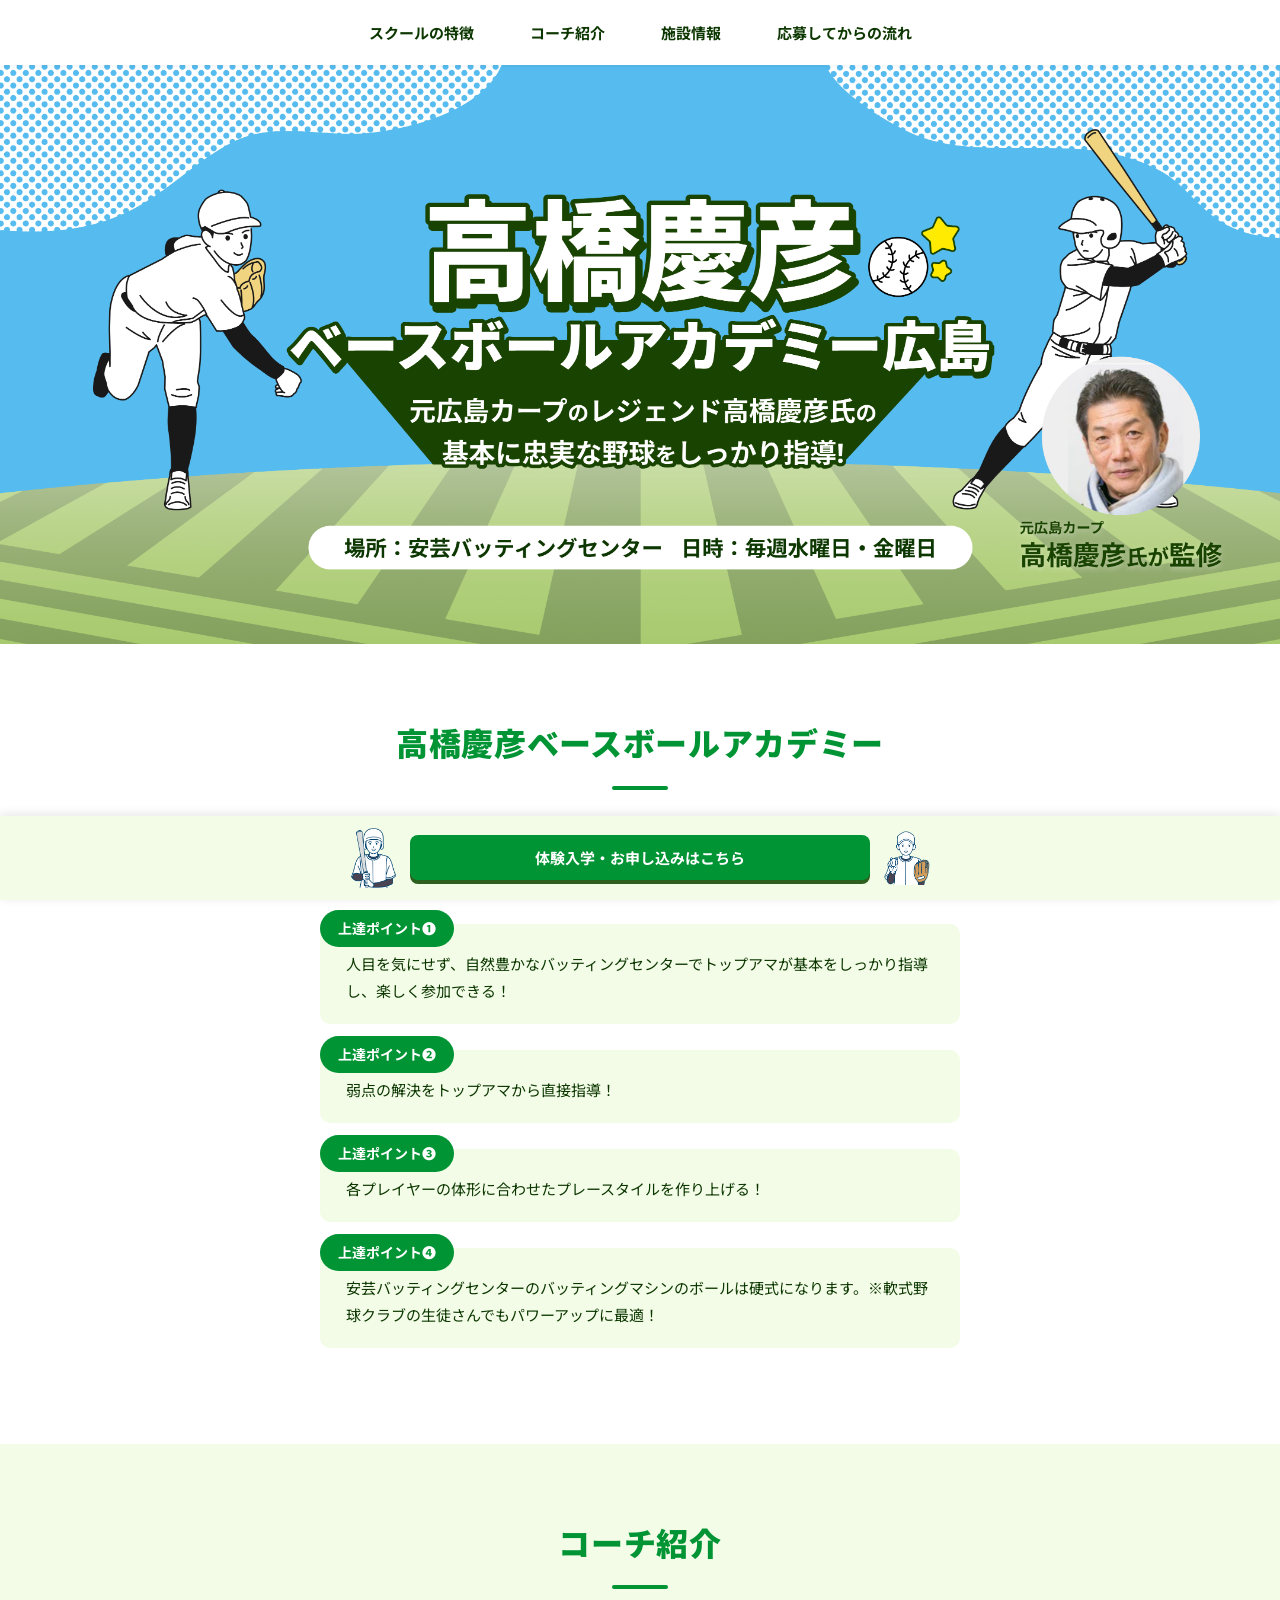
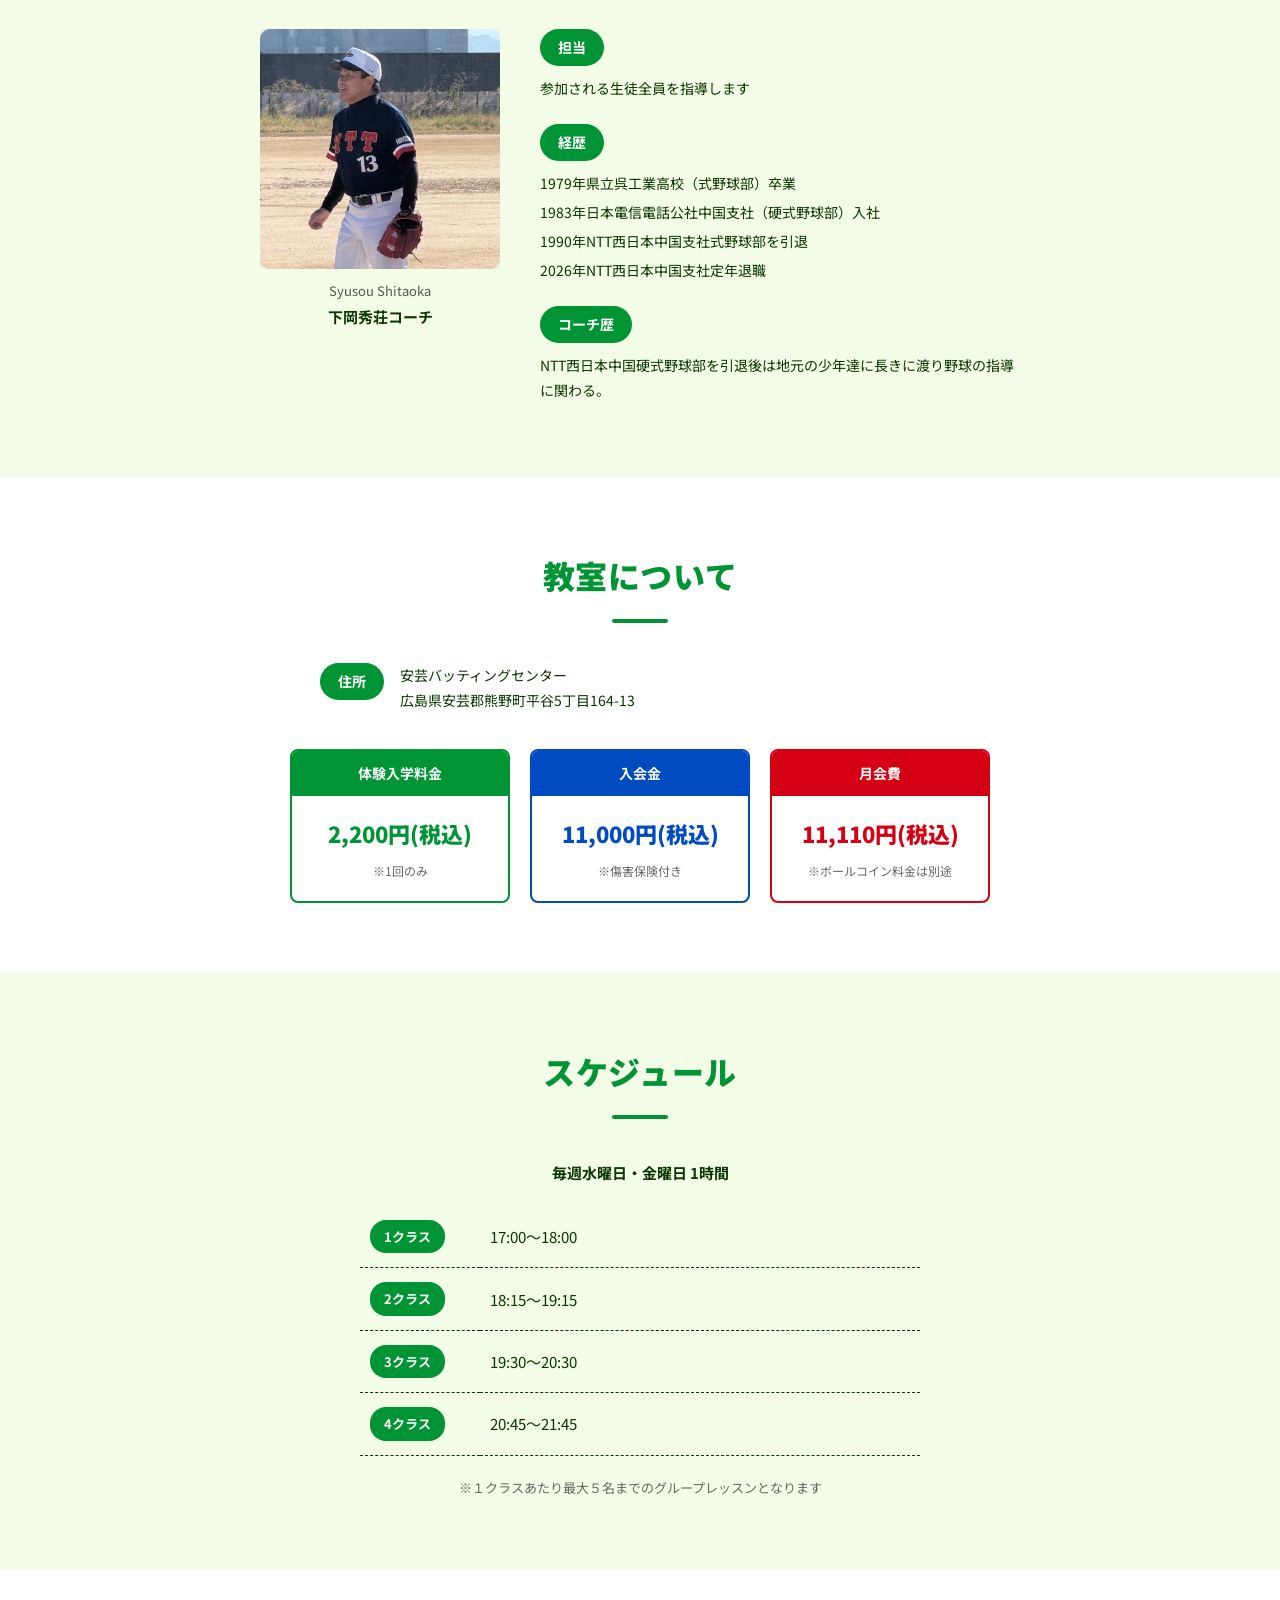
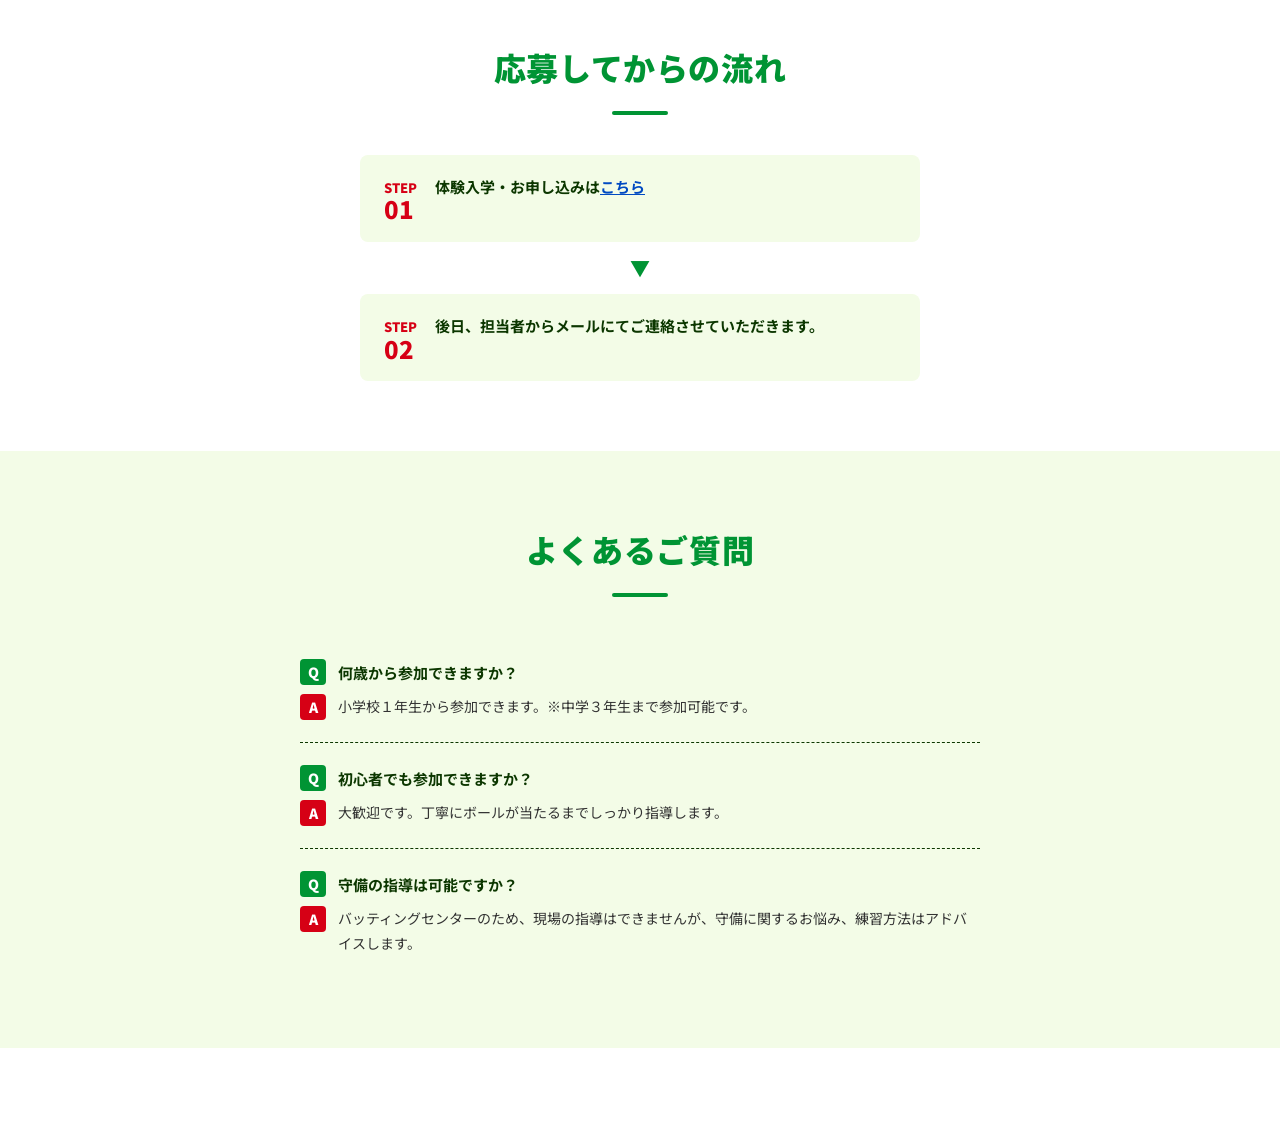
<file: docs/index.html>
<!doctype html>
<html lang="ja">
  <head>
    <meta charset="UTF-8" />
    <meta name="viewport" content="width=device-width, initial-scale=1.0" />
    <meta
      name="description"
      content="元広島カープのレジェンド高橋慶彦氏が監修！安芸バッティングセンターで、自分に合った練習法を学べる野球塾！"
    />
    <title>高橋慶彦ベースボールアカデミー広島</title>
    <link rel="preconnect" href="https://fonts.googleapis.com" />
    <link rel="preconnect" href="https://fonts.gstatic.com" crossorigin />
    <link
      href="https://fonts.googleapis.com/css2?family=Noto+Sans+JP:wght@400;500;700;900&display=swap"
      rel="stylesheet"
    />
    <link rel="stylesheet" href="./css/style.css" />
  </head>
  <body>
    <header class="site-nav">
      <ul>
        <li><a href="#point">スクールの特徴</a></li>
        <li><a href="#coach_pf">コーチ紹介</a></li>
        <li><a href="#class_room">施設情報</a></li>
        <li><a href="#flow">応募してからの流れ</a></li>
      </ul>
    </header>

    <!-- ============ kv ============ -->
    <section id="kv">
      <img src="img//KV.png" alt="KVメイン画像(1443×653)" class="kv-bg" />
    </section>

    <!-- ============ point ============ -->
    <section id="point">
      <div class="wrap">
        <h2 class="section-title">高橋慶彦ベースボールアカデミー</h2>
        <p class="lead">
          元広島東洋カープのレジェンド高橋慶彦氏が基本に忠実な野球を継承しています。<br />
          元NTT中国西日本の硬式野球部OBの下岡秀荘氏がコーチとして指導いたします。
        </p>

        <div class="point-card">
          <span class="badge-green">上達ポイント❶</span>
          <p>
            人目を気にせず、自然豊かなバッティングセンターでトップアマが基本をしっかり指導し、楽しく参加できる！
          </p>
        </div>
        <div class="point-card">
          <span class="badge-green">上達ポイント❷</span>
          <p>弱点の解決をトップアマから直接指導！</p>
        </div>
        <div class="point-card">
          <span class="badge-green">上達ポイント❸</span>
          <p>各プレイヤーの体形に合わせたプレースタイルを作り上げる！</p>
        </div>
        <div class="point-card">
          <span class="badge-green">上達ポイント❹</span>
          <p>
            安芸バッティングセンターのバッティングマシンのボールは硬式になります。※軟式野球クラブの生徒さんでもパワーアップに最適！
          </p>
        </div>
      </div>
    </section>

    <!-- ============ coach_pf ============ -->
    <section id="coach_pf" class="alt">
      <div class="wrap">
        <h2 class="section-title">コーチ紹介</h2>
        <div class="coach-inner">
          <div class="coach-photo">
            <img src="img/shimooka_coach.png" alt="下岡秀荘コーチの写真" />
            <p class="name">Syusou Shitaoka<strong>下岡秀荘コーチ</strong></p>
          </div>
          <div class="coach-detail">
            <span class="badge-green">担当</span>
            <p>参加される生徒全員を指導します</p>

            <span class="badge-green">経歴</span>
            <p>1979年県立呉工業高校（式野球部）卒業</p>
            <p>1983年日本電信電話公社中国支社（硬式野球部）入社</p>
            <p>1990年NTT西日本中国支社式野球部を引退</p>
            <p>2026年NTT西日本中国支社定年退職</p>

            <span class="badge-green">コーチ歴</span>
            <p>
              NTT西日本中国硬式野球部を引退後は地元の少年達に長きに渡り野球の指導に関わる。
            </p>
          </div>
        </div>
      </div>
    </section>

    <!-- ============ class_room ============ -->
    <section id="class_room">
      <div class="wrap">
        <h2 class="section-title">教室について</h2>
        <div class="address-block">
          <span class="badge-green">住所</span>
          <p>安芸バッティングセンター<br />広島県安芸郡熊野町平谷5丁目164-13</p>
        </div>
        <div class="price-cards">
          <div class="price-card green">
            <div class="head">体験入学料金</div>
            <div class="body">
              <div class="amount">2,200円(税込)</div>
              <div class="note">※1回のみ</div>
            </div>
          </div>
          <div class="price-card blue">
            <div class="head">入会金</div>
            <div class="body">
              <div class="amount">11,000円(税込)</div>
              <div class="note">※傷害保険付き</div>
            </div>
          </div>
          <div class="price-card red">
            <div class="head">月会費</div>
            <div class="body">
              <div class="amount">11,110円(税込)</div>
              <div class="note">※ボールコイン料金は別途</div>
            </div>
          </div>
        </div>
      </div>
    </section>

    <!-- ============ schedule ============ -->
    <section id="schedule" class="alt">
      <div class="wrap">
        <h2 class="section-title">スケジュール</h2>
        <p class="schedule-note">毎週水曜日・金曜日 1時間</p>
        <table class="schedule-table">
          <tr>
            <td><span class="class-pill">1クラス</span></td>
            <td>17:00〜18:00</td>
          </tr>
          <tr>
            <td><span class="class-pill">2クラス</span></td>
            <td>18:15〜19:15</td>
          </tr>
          <tr>
            <td><span class="class-pill">3クラス</span></td>
            <td>19:30〜20:30</td>
          </tr>
          <tr>
            <td><span class="class-pill">4クラス</span></td>
            <td>20:45〜21:45</td>
          </tr>
        </table>
        <p class="foot-note">
          ※１クラスあたり最大５名までのグループレッスンとなります
        </p>
      </div>
    </section>

    <!-- ============ flow ============ -->
    <section id="flow">
      <div class="wrap">
        <h2 class="section-title">応募してからの流れ</h2>
        <div class="flow-steps">
          <div class="flow-step">
            <div class="step-label">STEP<span class="num">01</span></div>
            <div class="step-text">
              体験入学・お申し込みは<a
                href="https://docs.google.com/forms/d/e/1FAIpQLSd_ViCDbuYGsh76jq17ZRsKIVQLb3sRUVNpAVsPD1KAmyO4og/viewform?usp=header"
                >こちら</a
              >
            </div>
          </div>
          <div class="flow-arrow">▼</div>
          <div class="flow-step">
            <div class="step-label">STEP<span class="num">02</span></div>
            <div class="step-text">
              後日、担当者からメールにてご連絡させていただきます。
            </div>
          </div>
        </div>
      </div>
    </section>

    <!-- ============ qa ============ -->
    <section id="qa" class="alt">
      <div class="wrap">
        <h2 class="section-title">よくあるご質問</h2>
        <div class="qa-list">
          <div class="qa-item">
            <div class="qa-row q">
              <span class="qa-mark">Q</span>
              <p>何歳から参加できますか？</p>
            </div>
            <div class="qa-row a">
              <span class="qa-mark">A</span>
              <p>小学校１年生から参加できます。※中学３年生まで参加可能です。</p>
            </div>
          </div>
          <div class="qa-item">
            <div class="qa-row q">
              <span class="qa-mark">Q</span>
              <p>初心者でも参加できますか？</p>
            </div>
            <div class="qa-row a">
              <span class="qa-mark">A</span>
              <p>大歓迎です。丁寧にボールが当たるまでしっかり指導します。</p>
            </div>
          </div>
          <div class="qa-item">
            <div class="qa-row q">
              <span class="qa-mark">Q</span>
              <p>守備の指導は可能ですか？</p>
            </div>
            <div class="qa-row a">
              <span class="qa-mark">A</span>
              <p>
                バッティングセンターのため、現場の指導はできませんが、守備に関するお悩み、練習方法はアドバイスします。
              </p>
            </div>
          </div>
        </div>
      </div>
    </section>

    <!-- ============ entry ============ -->
    <section id="entry">
      <div class="entry-inner">
        <div class="entry-illust">
          <img src="img//batter.png" alt="バッターのイラスト" />
        </div>
        <div class="cta-btn-wrap">
          <a
            href="https://docs.google.com/forms/d/e/1FAIpQLSd_ViCDbuYGsh76jq17ZRsKIVQLb3sRUVNpAVsPD1KAmyO4og/viewform?usp=header"
            class="cta-btn"
            >体験入学・お申し込みはこちら</a
          >
        </div>
        <div class="entry-illust">
          <img src="img//catcher.png" alt="キャッチャーのイラスト" />
        </div>
      </div>
    </section>
  </body>
</html>
</file>
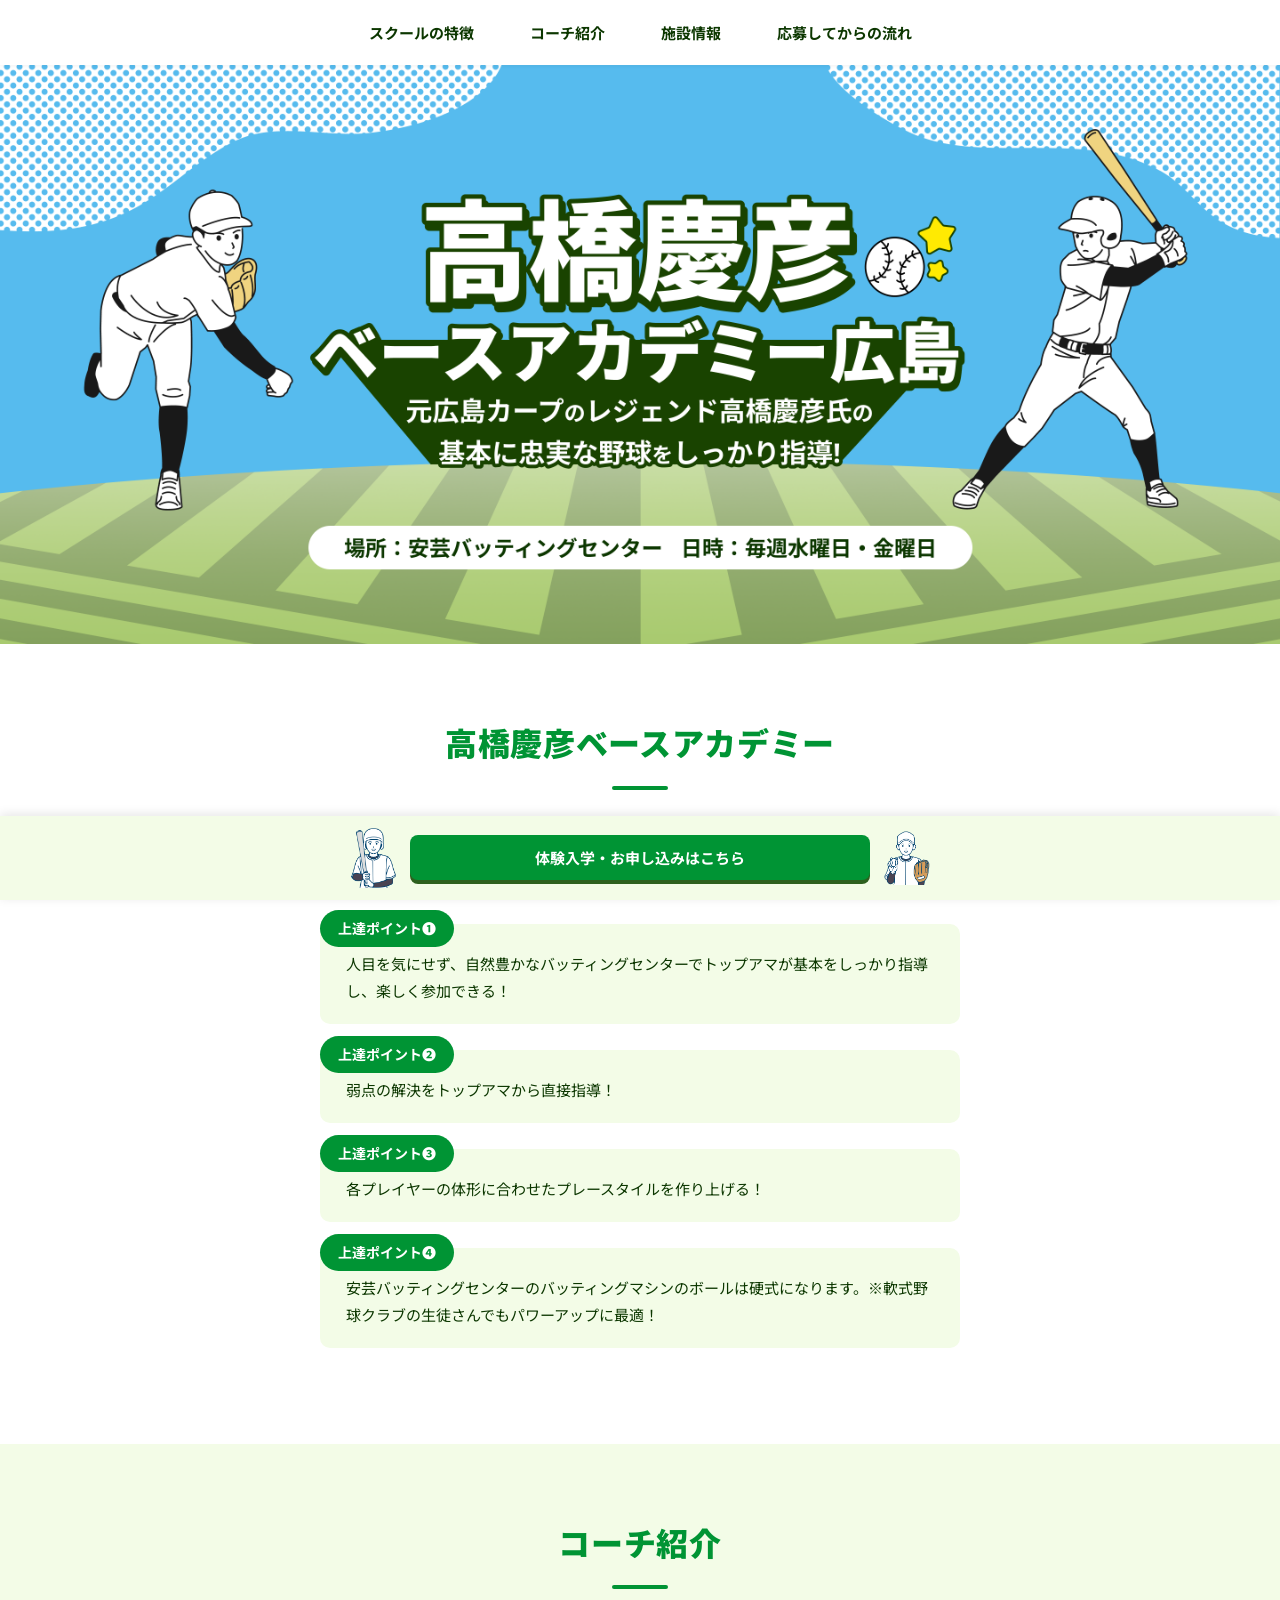
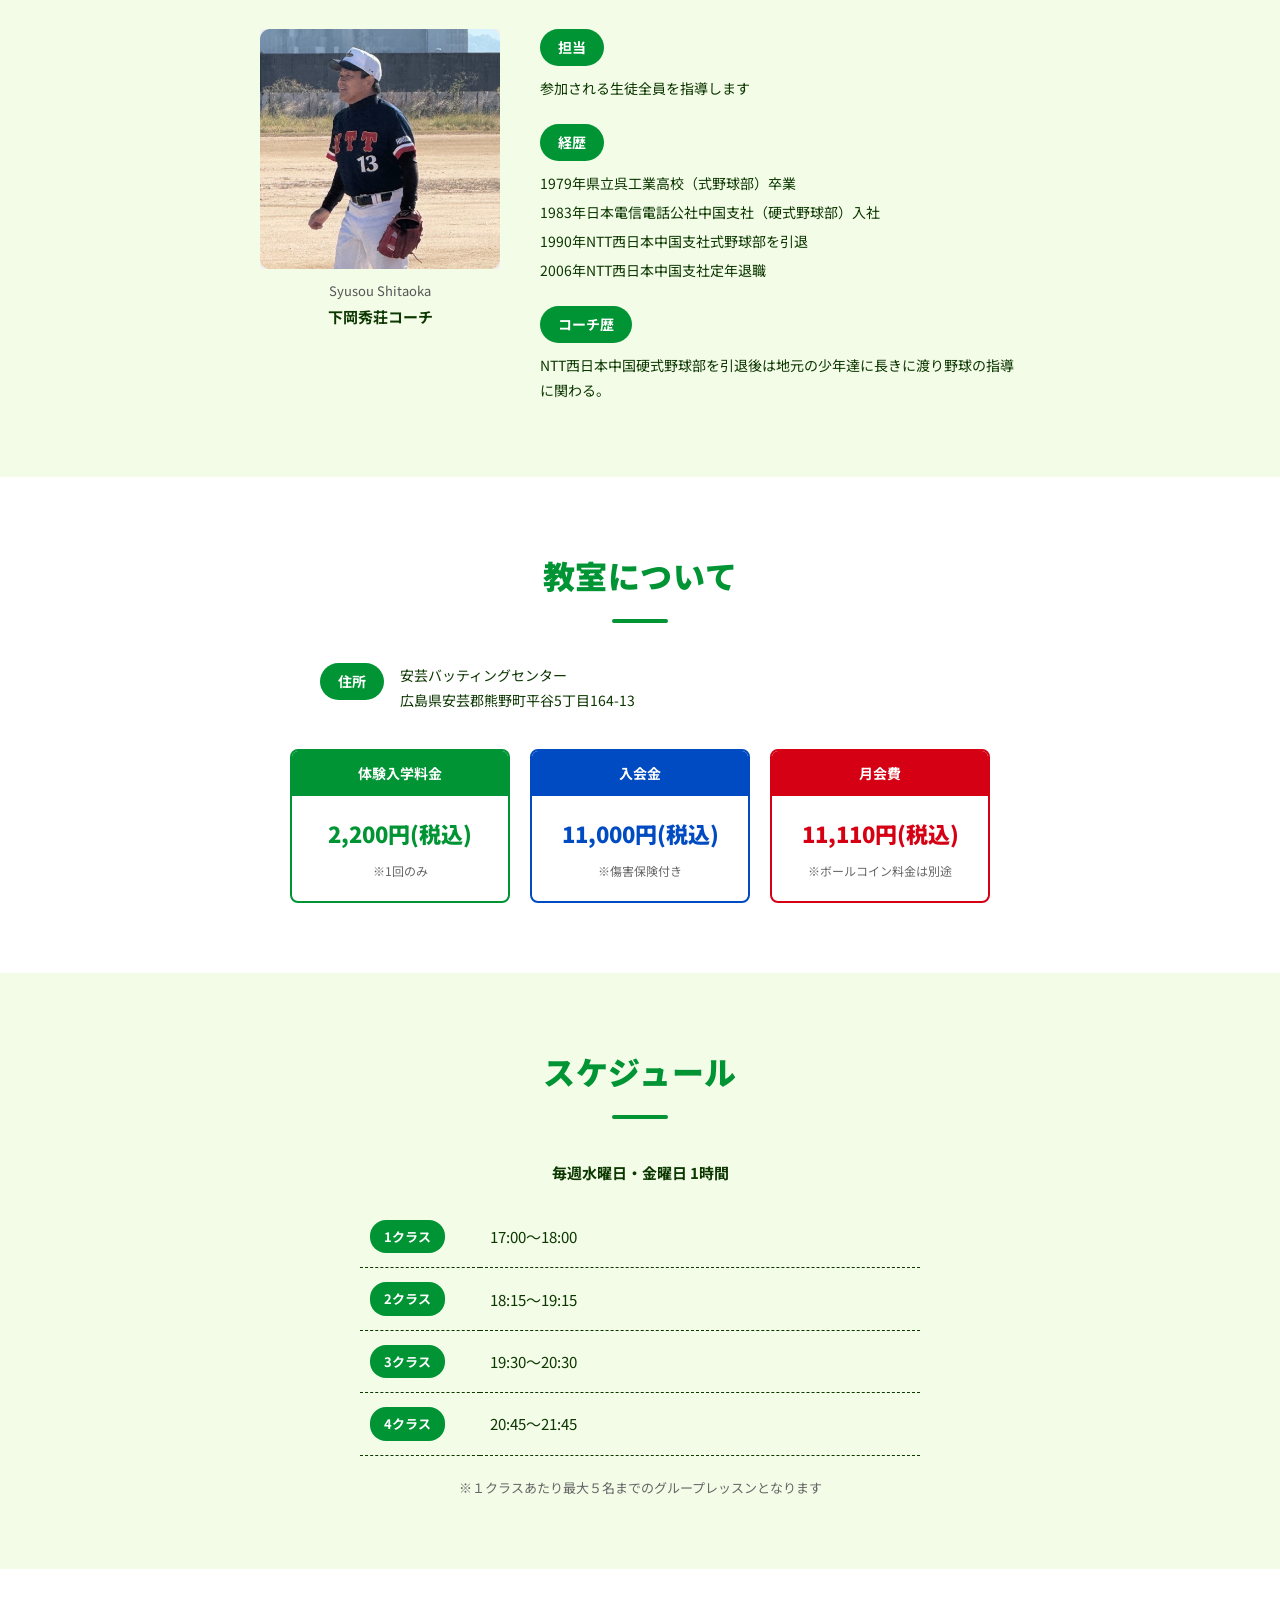
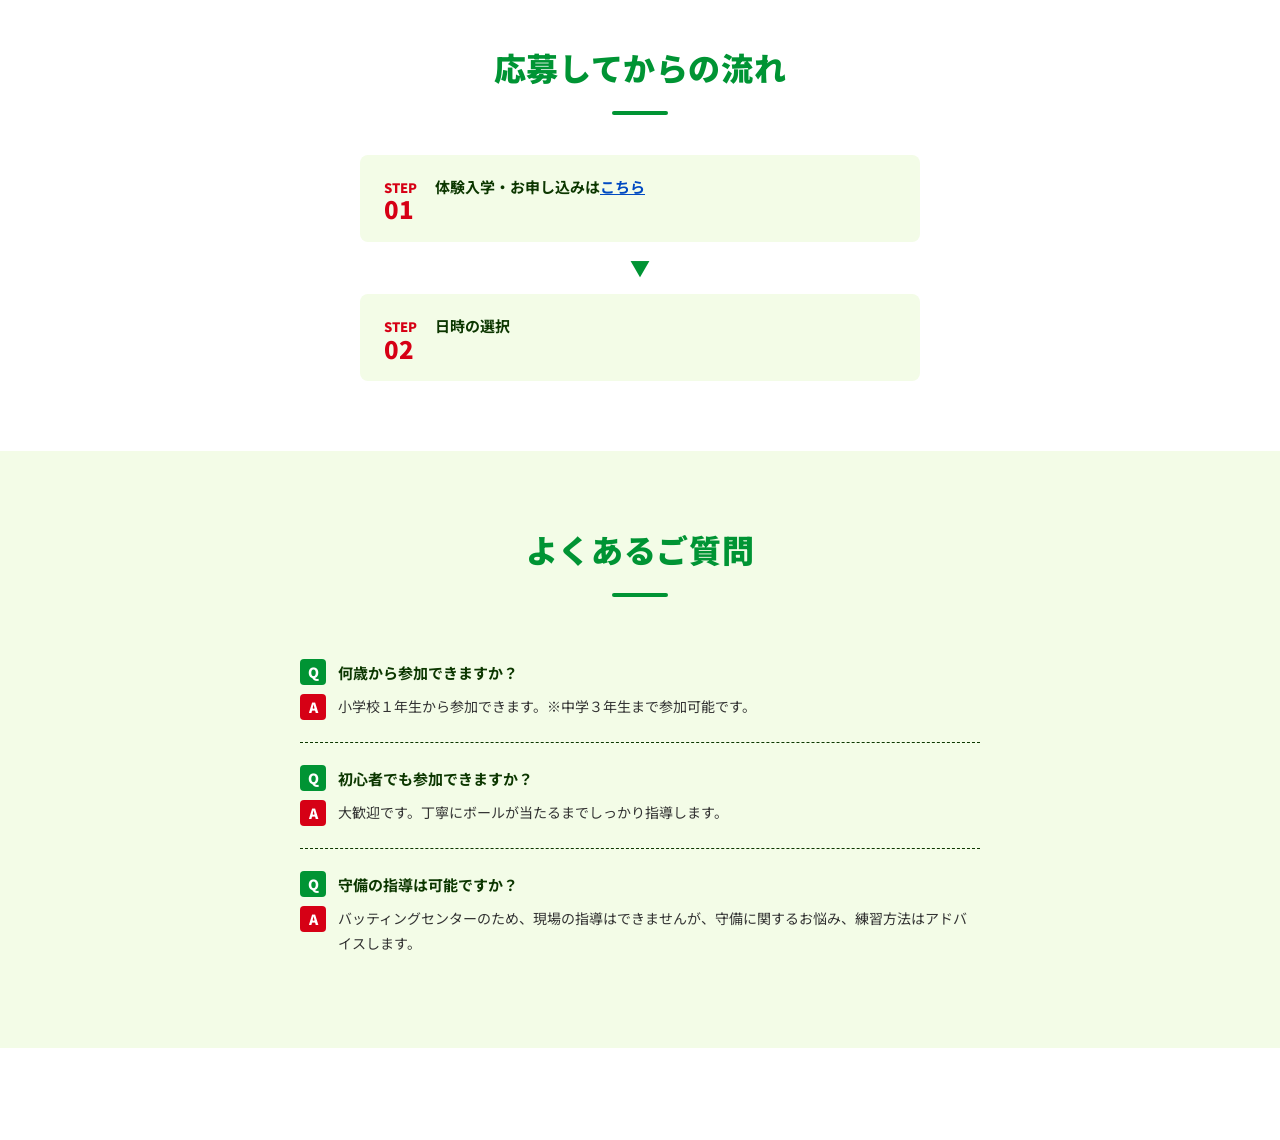
<file: takahashi_yoshihiko/index.html>
<!doctype html>
<html lang="ja">
  <head>
    <meta charset="UTF-8" />
    <meta name="viewport" content="width=device-width, initial-scale=1.0" />
    <title>高橋慶彦ベースアカデミー広島</title>
    <link rel="preconnect" href="https://fonts.googleapis.com" />
    <link rel="preconnect" href="https://fonts.gstatic.com" crossorigin />
    <link
      href="https://fonts.googleapis.com/css2?family=Noto+Sans+JP:wght@400;500;700;900&display=swap"
      rel="stylesheet"
    />
    <link rel="stylesheet" href="./css/style.css" />
  </head>
  <body>
    <header class="site-nav">
      <ul>
        <li><a href="#point">スクールの特徴</a></li>
        <li><a href="#coach_pf">コーチ紹介</a></li>
        <li><a href="#class_room">施設情報</a></li>
        <li><a href="#flow">応募してからの流れ</a></li>
      </ul>
    </header>

    <!-- ============ kv ============ -->
    <section id="kv">
      <img
        src="/takahashi_yoshihiko/img/KV.png"
        alt="KVメイン画像(1443×653)"
        class="kv-bg"
      />
    </section>

    <!-- ============ point ============ -->
    <section id="point">
      <div class="wrap">
        <h2 class="section-title">高橋慶彦ベースアカデミー</h2>
        <p class="lead">
          元広島東洋カープのレジェンド高橋慶彦氏が基本に忠実な野球を継承しています。<br />
          元NTT中国西日本の硬式野球部OBの下岡秀荘氏がコーチとして指導いたします。
        </p>

        <div class="point-card">
          <span class="badge-green">上達ポイント❶</span>
          <p>
            人目を気にせず、自然豊かなバッティングセンターでトップアマが基本をしっかり指導し、楽しく参加できる！
          </p>
        </div>
        <div class="point-card">
          <span class="badge-green">上達ポイント❷</span>
          <p>弱点の解決をトップアマから直接指導！</p>
        </div>
        <div class="point-card">
          <span class="badge-green">上達ポイント❸</span>
          <p>各プレイヤーの体形に合わせたプレースタイルを作り上げる！</p>
        </div>
        <div class="point-card">
          <span class="badge-green">上達ポイント❹</span>
          <p>
            安芸バッティングセンターのバッティングマシンのボールは硬式になります。※軟式野球クラブの生徒さんでもパワーアップに最適！
          </p>
        </div>
      </div>
    </section>

    <!-- ============ coach_pf ============ -->
    <section id="coach_pf" class="alt">
      <div class="wrap">
        <h2 class="section-title">コーチ紹介</h2>
        <div class="coach-inner">
          <div class="coach-photo">
            <img
              src="../takahashi_yoshihiko/img/shimooka_coach.png"
              alt="下岡秀荘コーチの写真"
            />
            <p class="name">Syusou Shitaoka<strong>下岡秀荘コーチ</strong></p>
          </div>
          <div class="coach-detail">
            <span class="badge-green">担当</span>
            <p>参加される生徒全員を指導します</p>

            <span class="badge-green">経歴</span>
            <p>1979年県立呉工業高校（式野球部）卒業</p>
            <p>1983年日本電信電話公社中国支社（硬式野球部）入社</p>
            <p>1990年NTT西日本中国支社式野球部を引退</p>
            <p>2006年NTT西日本中国支社定年退職</p>

            <span class="badge-green">コーチ歴</span>
            <p>
              NTT西日本中国硬式野球部を引退後は地元の少年達に長きに渡り野球の指導に関わる。
            </p>
          </div>
        </div>
      </div>
    </section>

    <!-- ============ class_room ============ -->
    <section id="class_room">
      <div class="wrap">
        <h2 class="section-title">教室について</h2>
        <div class="address-block">
          <span class="badge-green">住所</span>
          <p>安芸バッティングセンター<br />広島県安芸郡熊野町平谷5丁目164-13</p>
        </div>
        <div class="price-cards">
          <div class="price-card green">
            <div class="head">体験入学料金</div>
            <div class="body">
              <div class="amount">2,200円(税込)</div>
              <div class="note">※1回のみ</div>
            </div>
          </div>
          <div class="price-card blue">
            <div class="head">入会金</div>
            <div class="body">
              <div class="amount">11,000円(税込)</div>
              <div class="note">※傷害保険付き</div>
            </div>
          </div>
          <div class="price-card red">
            <div class="head">月会費</div>
            <div class="body">
              <div class="amount">11,110円(税込)</div>
              <div class="note">※ボールコイン料金は別途</div>
            </div>
          </div>
        </div>
      </div>
    </section>

    <!-- ============ schedule ============ -->
    <section id="schedule" class="alt">
      <div class="wrap">
        <h2 class="section-title">スケジュール</h2>
        <p class="schedule-note">毎週水曜日・金曜日 1時間</p>
        <table class="schedule-table">
          <tr>
            <td><span class="class-pill">1クラス</span></td>
            <td>17:00〜18:00</td>
          </tr>
          <tr>
            <td><span class="class-pill">2クラス</span></td>
            <td>18:15〜19:15</td>
          </tr>
          <tr>
            <td><span class="class-pill">3クラス</span></td>
            <td>19:30〜20:30</td>
          </tr>
          <tr>
            <td><span class="class-pill">4クラス</span></td>
            <td>20:45〜21:45</td>
          </tr>
        </table>
        <p class="foot-note">
          ※１クラスあたり最大５名までのグループレッスンとなります
        </p>
      </div>
    </section>

    <!-- ============ flow ============ -->
    <section id="flow">
      <div class="wrap">
        <h2 class="section-title">応募してからの流れ</h2>
        <div class="flow-steps">
          <div class="flow-step">
            <div class="step-label">STEP<span class="num">01</span></div>
            <div class="step-text">
              体験入学・お申し込みは<a href="#">こちら</a>
            </div>
          </div>
          <div class="flow-arrow">▼</div>
          <div class="flow-step">
            <div class="step-label">STEP<span class="num">02</span></div>
            <div class="step-text">日時の選択</div>
          </div>
        </div>
      </div>
    </section>

    <!-- ============ qa ============ -->
    <section id="qa" class="alt">
      <div class="wrap">
        <h2 class="section-title">よくあるご質問</h2>
        <div class="qa-list">
          <div class="qa-item">
            <div class="qa-row q">
              <span class="qa-mark">Q</span>
              <p>何歳から参加できますか？</p>
            </div>
            <div class="qa-row a">
              <span class="qa-mark">A</span>
              <p>小学校１年生から参加できます。※中学３年生まで参加可能です。</p>
            </div>
          </div>
          <div class="qa-item">
            <div class="qa-row q">
              <span class="qa-mark">Q</span>
              <p>初心者でも参加できますか？</p>
            </div>
            <div class="qa-row a">
              <span class="qa-mark">A</span>
              <p>大歓迎です。丁寧にボールが当たるまでしっかり指導します。</p>
            </div>
          </div>
          <div class="qa-item">
            <div class="qa-row q">
              <span class="qa-mark">Q</span>
              <p>守備の指導は可能ですか？</p>
            </div>
            <div class="qa-row a">
              <span class="qa-mark">A</span>
              <p>
                バッティングセンターのため、現場の指導はできませんが、守備に関するお悩み、練習方法はアドバイスします。
              </p>
            </div>
          </div>
        </div>
      </div>
    </section>

    <!-- ============ entry ============ -->
    <section id="entry">
      <div class="entry-inner">
        <div class="entry-illust">
          <img
            src="../takahashi_yoshihiko/img/batter.png"
            alt="バッターのイラスト"
          />
        </div>
        <div class="cta-btn-wrap">
          <a href="#" class="cta-btn">体験入学・お申し込みはこちら</a>
        </div>
        <div class="entry-illust">
          <img
            src="../takahashi_yoshihiko/img/catcher.png"
            alt="キャッチャーのイラスト"
          />
        </div>
      </div>
    </section>
  </body>
</html>
</file>
<file: docs/css/style.css>
:root{
  --green: #009434;
  --green-dark: #2d601e;
  --green-pale: #F3FCE7;
  --blue: #004AC2;
  --red: #D60015;
  --ink: #0C3700;
  --line: #0C3700;
}
*{ box-sizing:border-box; margin:0; padding:0; }
html{ scroll-behavior:smooth; }
body{
  font-family:"Noto Sans JP", "Hiragino Sans", "Yu Gothic", sans-serif;
  color:var(--ink);
  background:#fff;
  line-height:1.8;
  -webkit-font-smoothing:antialiased;
}
img{ max-width:100%; display:block; }
a{ color:inherit; text-decoration:none; }
.wrap{ max-width:1040px; margin:0 auto; padding:0 24px; }
 
h2.section-title{
  text-align:center;
  color:var(--green);
  font-size:32px;
  font-weight:900;
  letter-spacing:.02em;
  position:relative;
  padding-bottom:18px;
  margin-bottom:40px;
}
h2.section-title::after{
  content:"";
  position:absolute;
  bottom:0; left:50%;
  transform:translateX(-50%);
  width:56px; height:4px;
  background:var(--green);
  border-radius:2px;
}
 
/* ===== NAV ===== */
header.site-nav{
  position:sticky;
  top:0;
  z-index:100;
  width:100%;
  padding:18px 24px;
  background:#fff;
  box-shadow:0 1px 4px rgba(0,0,0,.06);
}
header.site-nav ul{
  list-style:none;
  display:flex;
  justify-content:center;
  gap:56px;
  max-width:1040px;
  margin:0 auto;
  flex-wrap:wrap;
}
header.site-nav a{
  font-weight:700;
  font-size:15px;
  color:var(--ink);
  text-align:center;
}
header.site-nav a:hover{ color:var(--green); }
 
/* ===== KV ===== */
#kv{
  width:100%;
}
#kv .kv-bg{
  width:100%;
  height:auto;
  aspect-ratio:1443/653;
  object-fit:cover;
  display:block;
}
 
/* ===== shared section spacing ===== */
section {
  padding: 70px 0;
}

#kv {
  padding: 0;
}

section.alt {
  background: var(--green-pale);
}
 
/* ===== POINT ===== */
#point .lead{
  text-align:center;
  max-width:640px;
  margin:0 auto 40px;
  font-size:15px;
}
.point-card{
  max-width:640px;
  margin:0 auto 26px;
  background:var(--green-pale);
  border-radius:10px;
  padding:26px 24px 20px;
  position:relative;
}
.badge-green{
  display:inline-block;
  background:var(--green);
  color:#fff;
  font-weight:700;
  font-size:14px;
  padding:6px 18px;
  border-radius:20px;
  margin-bottom:10px;
}
.point-card .badge-green{
  position:absolute;
  top:-14px;
  left:0;
  margin-bottom:0;
}
.point-card p{
  font-size:15px;
  padding-left:2px;
}
 
/* ===== COACH ===== */
#coach_pf .coach-inner{
  max-width:760px;
  margin:0 auto;
  display:flex;
  gap:40px;
  align-items:flex-start;
}
.coach-photo{
  flex:0 0 240px;
  text-align:center;
}
.coach-photo img{
  width:100%;
  aspect-ratio:1/1;
  object-fit:cover;
  border-radius:4px;
  background:#eee;
}
.coach-photo .name{
  margin-top:10px;
  font-size:13px;
  color:#555;
}
.coach-photo .name strong{
  display:block;
  font-size:15px;
  color:var(--ink);
  font-weight:700;
}
.coach-detail{ flex:1 1 auto; }
.coach-detail .badge-green{ margin-top:18px; }
.coach-detail .badge-green:first-child{ margin-top:0; }
.coach-detail p{ font-size:14px; margin-bottom:4px; }
 
/* ===== CLASS ROOM ===== */
.address-block{
  max-width:640px;
  margin:0 auto 36px;
  display:flex;
  gap:16px;
  align-items:flex-start;
}
.address-block p{ font-size:14px; }
.price-cards{
  max-width:700px;
  margin:0 auto;
  display:grid;
  grid-template-columns:repeat(3,1fr);
  gap:20px;
}
.price-card{
  border:2px solid;
  border-radius:8px;
  overflow:hidden;
  text-align:center;
}
.price-card .head{
  color:#fff;
  font-weight:700;
  font-size:14px;
  padding:10px 6px;
}
.price-card .body{
  padding:18px 10px 20px;
}
.price-card .amount{
  font-size:22px;
  font-weight:900;
}
.price-card .note{
  margin-top:6px;
  font-size:12px;
  color:#666;
}
.price-card.green{ border-color:var(--green); }
.price-card.green .head{ background:var(--green); }
.price-card.green .amount{ color:var(--green); }
.price-card.blue{ border-color:var(--blue); }
.price-card.blue .head{ background:var(--blue); }
.price-card.blue .amount{ color:var(--blue); }
.price-card.red{ border-color:var(--red); }
.price-card.red .head{ background:var(--red); }
.price-card.red .amount{ color:var(--red); }
 
/* ===== SCHEDULE ===== */
#schedule .schedule-note{
  text-align:center;
  font-weight:700;
  margin-bottom:20px;
  font-size:15px;
}
table.schedule-table{
  max-width:560px;
  margin:0 auto;
  width:100%;
  border-collapse:collapse;
}
table.schedule-table td{
  border-bottom:1px dashed var(--line);
  padding:14px 10px;
  font-size:15px;
}
table.schedule-table td:first-child{ width:120px; }
.class-pill{
  display:inline-block;
  background:var(--green);
  color:#fff;
  font-weight:700;
  font-size:13px;
  padding:5px 14px;
  border-radius:16px;
  white-space:nowrap;
}
#schedule .foot-note{
  text-align:center;
  font-size:13px;
  color:#666;
  margin-top:20px;
}
 
/* ===== FLOW ===== */
.flow-steps{
  max-width:560px;
  margin:0 auto;
}
.flow-step{
  background:var(--green-pale);
  border-radius:8px;
  padding:18px 24px;
  display:flex;
  align-items:baseline;
  gap:18px;
  margin-bottom:0;
}
.flow-step .step-label{
  color:var(--red);
  font-weight:900;
  font-size:13px;
  line-height:1.2;
  flex:0 0 auto;
}
.flow-step .step-label .num{ display:block; font-size:24px; }
.flow-step .step-text{ font-size:15px; font-weight:700; }
.flow-step .step-text a{ color:var(--blue); text-decoration:underline; }
.text-link{ color:var(--blue); text-decoration:underline; }
.flow-arrow{
  text-align:center;
  color:var(--green);
  font-size:20px;
  margin:8px 0;
}
 
/* ===== QA ===== */
.qa-list{ max-width:680px; margin:0 auto; }
.qa-item{
  padding:22px 0;
  border-bottom:1px dashed var(--line);
  display:flex;
  flex-direction:column;
  gap:8px;
}
.qa-item:last-child{ border-bottom:none; }
.qa-row{ display:flex; gap:12px; align-items:flex-start; font-size:15px; }
.qa-mark{
  flex:0 0 26px;
  height:26px;
  line-height:26px;
  text-align:center;
  font-weight:900;
  color:#fff;
  border-radius:4px;
  font-size:14px;
}
.qa-row.q .qa-mark{ background:var(--green); }
.qa-row.a .qa-mark{ background:var(--red); }
.qa-row.q p{ font-weight:700; }
.qa-row.a p{ font-size:14px; color:#333; }
 
/* ===== ENTRY (floating CTA bar) ===== */
body{
  padding-bottom:92px; /* フローティングバー分の余白 */
}
#entry{
  position:fixed;
  left:0;
  bottom:0;
  width:100%;
  z-index:200;
  background:var(--green-pale);
  padding:12px 16px;
  box-shadow:0 -2px 10px rgba(0,0,0,.1);
}
#entry .entry-inner{
  max-width:1040px;
  margin:0 auto;
  display:flex;
  align-items:center;
  justify-content:center;
  gap:14px;
}
#entry .entry-illust{ flex:0 0 46px; }
#entry .entry-illust img{ width:100%; }
#entry .cta-btn-wrap{
  flex:1 1 auto;
  max-width:460px;
}
.cta-btn{
  display:flex;
  align-items:center;
  justify-content:center;
  text-align:center;
  min-height:45px;
  background:var(--green);
  color:#fff;
  font-weight:700;
  font-size:15px;
  line-height:1.3;
  padding:8px 16px;
  border-radius:8px;
  box-shadow:0 4px 0 var(--green-dark);
  transition:transform .15s ease;
}
.cta-btn:hover{ transform:translateY(2px); box-shadow:0 2px 0 var(--green-dark); }
 
/* ===================== RESPONSIVE (SP < 768px) ===================== */
@media (max-width:767px){
  header.site-nav ul{ gap:18px 24px; }
  header.site-nav a{ font-size:12px; }
 
  section{ padding:48px 0; }
  h2.section-title{ font-size:24px; margin-bottom:28px; }
 
  #coach_pf .coach-inner{ flex-direction:column; align-items:center; text-align:left; }
  .coach-photo{ flex:0 0 auto; width:60%; max-width:220px; }
 
  .address-block{ flex-direction:column; }
 
  .price-cards{ grid-template-columns:1fr; gap:14px; }
 
  table.schedule-table td:first-child{ width:auto; white-space:nowrap; }
  .class-pill{ padding:5px 12px; font-size:12px; }
 
  #entry{ padding:10px 12px; }
  #entry .entry-inner{ gap:8px; }
  #entry .entry-illust{ flex-basis:32px; }
  .cta-btn{ font-size:13px; padding:8px 10px; min-height:45px; }
  body{ padding-bottom:78px; }
}
 
@media (max-width:420px){
  .flow-step{ padding:14px 16px; gap:12px; }
}
</file>
<file: takahashi_yoshihiko/css/style.css>
:root{
  --green: #009434;
  --green-dark: #2d601e;
  --green-pale: #F3FCE7;
  --blue: #004AC2;
  --red: #D60015;
  --ink: #0C3700;
  --line: #0C3700;
}
*{ box-sizing:border-box; margin:0; padding:0; }
html{ scroll-behavior:smooth; }
body{
  font-family:"Noto Sans JP", "Hiragino Sans", "Yu Gothic", sans-serif;
  color:var(--ink);
  background:#fff;
  line-height:1.8;
  -webkit-font-smoothing:antialiased;
}
img{ max-width:100%; display:block; }
a{ color:inherit; text-decoration:none; }
.wrap{ max-width:1040px; margin:0 auto; padding:0 24px; }
 
h2.section-title{
  text-align:center;
  color:var(--green);
  font-size:32px;
  font-weight:900;
  letter-spacing:.02em;
  position:relative;
  padding-bottom:18px;
  margin-bottom:40px;
}
h2.section-title::after{
  content:"";
  position:absolute;
  bottom:0; left:50%;
  transform:translateX(-50%);
  width:56px; height:4px;
  background:var(--green);
  border-radius:2px;
}
 
/* ===== NAV ===== */
header.site-nav{
  position:sticky;
  top:0;
  z-index:100;
  width:100%;
  padding:18px 24px;
  background:#fff;
  box-shadow:0 1px 4px rgba(0,0,0,.06);
}
header.site-nav ul{
  list-style:none;
  display:flex;
  justify-content:center;
  gap:56px;
  max-width:1040px;
  margin:0 auto;
  flex-wrap:wrap;
}
header.site-nav a{
  font-weight:700;
  font-size:15px;
  color:var(--ink);
  text-align:center;
}
header.site-nav a:hover{ color:var(--green); }
 
/* ===== KV ===== */
#kv{
  width:100%;
}
#kv .kv-bg{
  width:100%;
  height:auto;
  aspect-ratio:1443/653;
  object-fit:cover;
  display:block;
}
 
/* ===== shared section spacing ===== */
section {
  padding: 70px 0;
}

#kv {
  padding: 0;
}

section.alt {
  background: var(--green-pale);
}
 
/* ===== POINT ===== */
#point .lead{
  text-align:center;
  max-width:640px;
  margin:0 auto 40px;
  font-size:15px;
}
.point-card{
  max-width:640px;
  margin:0 auto 26px;
  background:var(--green-pale);
  border-radius:10px;
  padding:26px 24px 20px;
  position:relative;
}
.badge-green{
  display:inline-block;
  background:var(--green);
  color:#fff;
  font-weight:700;
  font-size:14px;
  padding:6px 18px;
  border-radius:20px;
  margin-bottom:10px;
}
.point-card .badge-green{
  position:absolute;
  top:-14px;
  left:0;
  margin-bottom:0;
}
.point-card p{
  font-size:15px;
  padding-left:2px;
}
 
/* ===== COACH ===== */
#coach_pf .coach-inner{
  max-width:760px;
  margin:0 auto;
  display:flex;
  gap:40px;
  align-items:flex-start;
}
.coach-photo{
  flex:0 0 240px;
  text-align:center;
}
.coach-photo img{
  width:100%;
  aspect-ratio:1/1;
  object-fit:cover;
  border-radius:4px;
  background:#eee;
}
.coach-photo .name{
  margin-top:10px;
  font-size:13px;
  color:#555;
}
.coach-photo .name strong{
  display:block;
  font-size:15px;
  color:var(--ink);
  font-weight:700;
}
.coach-detail{ flex:1 1 auto; }
.coach-detail .badge-green{ margin-top:18px; }
.coach-detail .badge-green:first-child{ margin-top:0; }
.coach-detail p{ font-size:14px; margin-bottom:4px; }
 
/* ===== CLASS ROOM ===== */
.address-block{
  max-width:640px;
  margin:0 auto 36px;
  display:flex;
  gap:16px;
  align-items:flex-start;
}
.address-block p{ font-size:14px; }
.price-cards{
  max-width:700px;
  margin:0 auto;
  display:grid;
  grid-template-columns:repeat(3,1fr);
  gap:20px;
}
.price-card{
  border:2px solid;
  border-radius:8px;
  overflow:hidden;
  text-align:center;
}
.price-card .head{
  color:#fff;
  font-weight:700;
  font-size:14px;
  padding:10px 6px;
}
.price-card .body{
  padding:18px 10px 20px;
}
.price-card .amount{
  font-size:22px;
  font-weight:900;
}
.price-card .note{
  margin-top:6px;
  font-size:12px;
  color:#666;
}
.price-card.green{ border-color:var(--green); }
.price-card.green .head{ background:var(--green); }
.price-card.green .amount{ color:var(--green); }
.price-card.blue{ border-color:var(--blue); }
.price-card.blue .head{ background:var(--blue); }
.price-card.blue .amount{ color:var(--blue); }
.price-card.red{ border-color:var(--red); }
.price-card.red .head{ background:var(--red); }
.price-card.red .amount{ color:var(--red); }
 
/* ===== SCHEDULE ===== */
#schedule .schedule-note{
  text-align:center;
  font-weight:700;
  margin-bottom:20px;
  font-size:15px;
}
table.schedule-table{
  max-width:560px;
  margin:0 auto;
  width:100%;
  border-collapse:collapse;
}
table.schedule-table td{
  border-bottom:1px dashed var(--line);
  padding:14px 10px;
  font-size:15px;
}
table.schedule-table td:first-child{ width:120px; }
.class-pill{
  display:inline-block;
  background:var(--green);
  color:#fff;
  font-weight:700;
  font-size:13px;
  padding:5px 14px;
  border-radius:16px;
  white-space:nowrap;
}
#schedule .foot-note{
  text-align:center;
  font-size:13px;
  color:#666;
  margin-top:20px;
}
 
/* ===== FLOW ===== */
.flow-steps{
  max-width:560px;
  margin:0 auto;
}
.flow-step{
  background:var(--green-pale);
  border-radius:8px;
  padding:18px 24px;
  display:flex;
  align-items:baseline;
  gap:18px;
  margin-bottom:0;
}
.flow-step .step-label{
  color:var(--red);
  font-weight:900;
  font-size:13px;
  line-height:1.2;
  flex:0 0 auto;
}
.flow-step .step-label .num{ display:block; font-size:24px; }
.flow-step .step-text{ font-size:15px; font-weight:700; }
.flow-step .step-text a{ color:var(--blue); text-decoration:underline; }
.text-link{ color:var(--blue); text-decoration:underline; }
.flow-arrow{
  text-align:center;
  color:var(--green);
  font-size:20px;
  margin:8px 0;
}
 
/* ===== QA ===== */
.qa-list{ max-width:680px; margin:0 auto; }
.qa-item{
  padding:22px 0;
  border-bottom:1px dashed var(--line);
  display:flex;
  flex-direction:column;
  gap:8px;
}
.qa-item:last-child{ border-bottom:none; }
.qa-row{ display:flex; gap:12px; align-items:flex-start; font-size:15px; }
.qa-mark{
  flex:0 0 26px;
  height:26px;
  line-height:26px;
  text-align:center;
  font-weight:900;
  color:#fff;
  border-radius:4px;
  font-size:14px;
}
.qa-row.q .qa-mark{ background:var(--green); }
.qa-row.a .qa-mark{ background:var(--red); }
.qa-row.q p{ font-weight:700; }
.qa-row.a p{ font-size:14px; color:#333; }
 
/* ===== ENTRY (floating CTA bar) ===== */
body{
  padding-bottom:92px; /* フローティングバー分の余白 */
}
#entry{
  position:fixed;
  left:0;
  bottom:0;
  width:100%;
  z-index:200;
  background:var(--green-pale);
  padding:12px 16px;
  box-shadow:0 -2px 10px rgba(0,0,0,.1);
}
#entry .entry-inner{
  max-width:1040px;
  margin:0 auto;
  display:flex;
  align-items:center;
  justify-content:center;
  gap:14px;
}
#entry .entry-illust{ flex:0 0 46px; }
#entry .entry-illust img{ width:100%; }
#entry .cta-btn-wrap{
  flex:1 1 auto;
  max-width:460px;
}
.cta-btn{
  display:flex;
  align-items:center;
  justify-content:center;
  text-align:center;
  min-height:45px;
  background:var(--green);
  color:#fff;
  font-weight:700;
  font-size:15px;
  line-height:1.3;
  padding:8px 16px;
  border-radius:8px;
  box-shadow:0 4px 0 var(--green-dark);
  transition:transform .15s ease;
}
.cta-btn:hover{ transform:translateY(2px); box-shadow:0 2px 0 var(--green-dark); }
 
/* ===================== RESPONSIVE (SP < 768px) ===================== */
@media (max-width:767px){
  header.site-nav ul{ gap:18px 24px; }
  header.site-nav a{ font-size:12px; }
 
  section{ padding:48px 0; }
  h2.section-title{ font-size:24px; margin-bottom:28px; }
 
  #coach_pf .coach-inner{ flex-direction:column; align-items:center; text-align:left; }
  .coach-photo{ flex:0 0 auto; width:60%; max-width:220px; }
 
  .address-block{ flex-direction:column; }
 
  .price-cards{ grid-template-columns:1fr; gap:14px; }
 
  table.schedule-table td:first-child{ width:auto; white-space:nowrap; }
  .class-pill{ padding:5px 12px; font-size:12px; }
 
  #entry{ padding:10px 12px; }
  #entry .entry-inner{ gap:8px; }
  #entry .entry-illust{ flex-basis:32px; }
  .cta-btn{ font-size:13px; padding:8px 10px; min-height:45px; }
  body{ padding-bottom:78px; }
}
 
@media (max-width:420px){
  .flow-step{ padding:14px 16px; gap:12px; }
}
</file>
